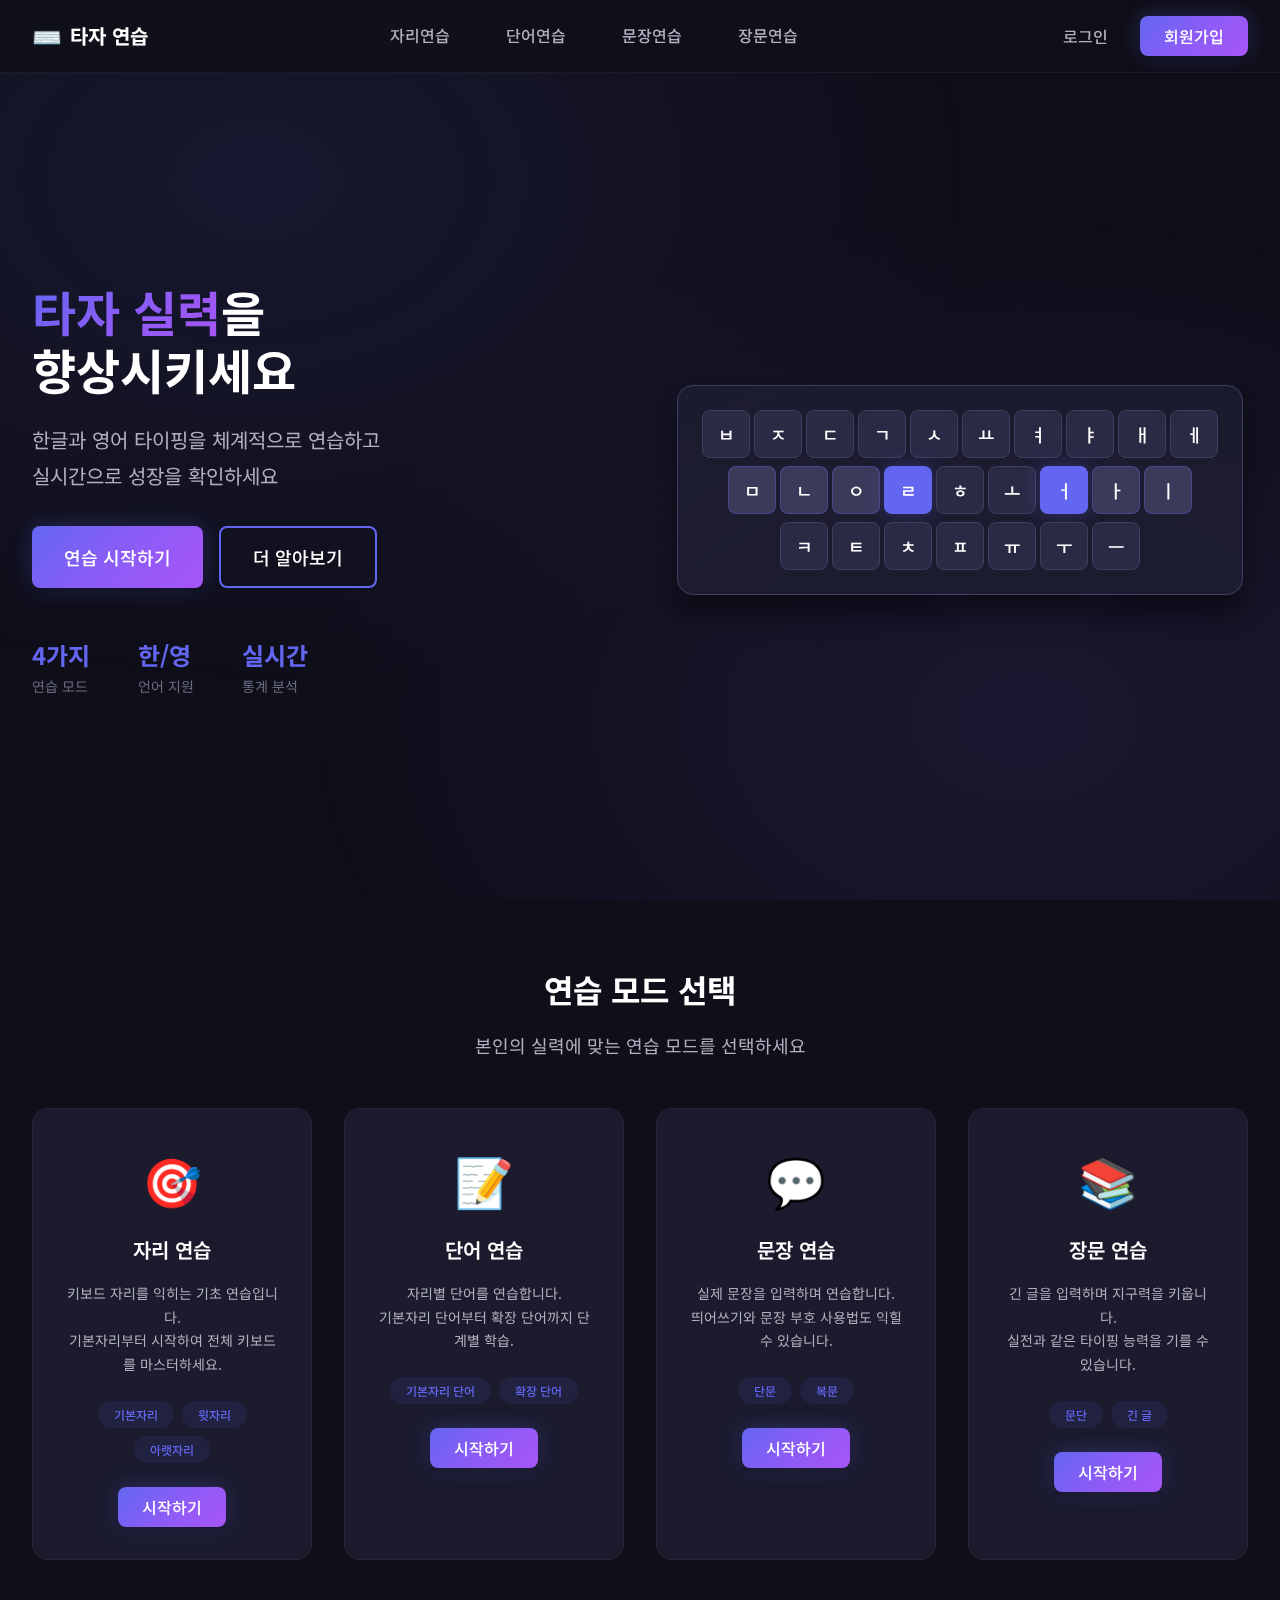
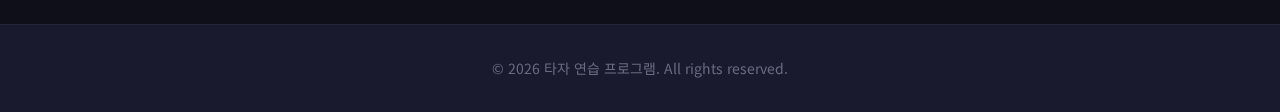
<file: index.html>
<!DOCTYPE html>
<html lang="ko">

<head>
    <meta charset="UTF-8">
    <meta name="viewport" content="width=device-width, initial-scale=1.0">
    <meta name="description" content="타자 연습 프로그램 - 한글/영어 타이핑 실력을 향상시키세요">
    <title>타자 연습 프로그램 | TypingTutor</title>
    <link rel="preconnect" href="https://fonts.googleapis.com">
    <link rel="preconnect" href="https://fonts.gstatic.com" crossorigin>
    <link href="https://fonts.googleapis.com/css2?family=Noto+Sans+KR:wght@300;400;500;600;700&display=swap"
        rel="stylesheet">
    <link rel="stylesheet" href="css/style.css">
</head>

<body>
    <!-- 네비게이션 -->
    <nav class="navbar">
        <div class="nav-container">
            <a href="index.html" class="nav-logo">
                <span class="logo-icon">⌨️</span>
                <span class="logo-text">타자 연습</span>
            </a>
            <ul class="nav-menu">
                <li class="nav-item">
                    <a href="#practice" class="nav-link" data-mode="position">자리연습</a>
                </li>
                <li class="nav-item">
                    <a href="#practice" class="nav-link" data-mode="word">단어연습</a>
                </li>
                <li class="nav-item">
                    <a href="#practice" class="nav-link" data-mode="sentence">문장연습</a>
                </li>
                <li class="nav-item">
                    <a href="#practice" class="nav-link" data-mode="longtext">장문연습</a>
                </li>
            </ul>
            <div class="nav-auth">
                <button class="btn btn-ghost" id="loginBtn">로그인</button>
                <button class="btn btn-primary" id="signupBtn">회원가입</button>
            </div>
            <button class="nav-toggle" id="navToggle">
                <span></span>
                <span></span>
                <span></span>
            </button>
        </div>
    </nav>

    <!-- 메인 컨텐츠 -->
    <main class="main-content">
        <!-- 히어로 섹션 -->
        <section class="hero" id="home">
            <div class="hero-content">
                <h1 class="hero-title">
                    <span class="gradient-text">타자 실력</span>을<br>
                    향상시키세요
                </h1>
                <p class="hero-subtitle">
                    한글과 영어 타이핑을 체계적으로 연습하고<br>
                    실시간으로 성장을 확인하세요
                </p>
                <div class="hero-buttons">
                    <button class="btn btn-primary btn-lg" id="startPractice">
                        연습 시작하기
                    </button>
                    <button class="btn btn-outline btn-lg" id="learnMore">
                        더 알아보기
                    </button>
                </div>
                <div class="hero-stats">
                    <div class="stat-item">
                        <span class="stat-number">4가지</span>
                        <span class="stat-label">연습 모드</span>
                    </div>
                    <div class="stat-item">
                        <span class="stat-number">한/영</span>
                        <span class="stat-label">언어 지원</span>
                    </div>
                    <div class="stat-item">
                        <span class="stat-number">실시간</span>
                        <span class="stat-label">통계 분석</span>
                    </div>
                </div>
            </div>
            <div class="hero-visual">
                <div class="keyboard-preview">
                    <div class="keyboard-row">
                        <div class="key">ㅂ</div>
                        <div class="key">ㅈ</div>
                        <div class="key">ㄷ</div>
                        <div class="key">ㄱ</div>
                        <div class="key">ㅅ</div>
                        <div class="key">ㅛ</div>
                        <div class="key">ㅕ</div>
                        <div class="key">ㅑ</div>
                        <div class="key">ㅐ</div>
                        <div class="key">ㅔ</div>
                    </div>
                    <div class="keyboard-row">
                        <div class="key home">ㅁ</div>
                        <div class="key home">ㄴ</div>
                        <div class="key home">ㅇ</div>
                        <div class="key home highlight">ㄹ</div>
                        <div class="key">ㅎ</div>
                        <div class="key">ㅗ</div>
                        <div class="key home highlight">ㅓ</div>
                        <div class="key home">ㅏ</div>
                        <div class="key home">ㅣ</div>
                    </div>
                    <div class="keyboard-row">
                        <div class="key">ㅋ</div>
                        <div class="key">ㅌ</div>
                        <div class="key">ㅊ</div>
                        <div class="key">ㅍ</div>
                        <div class="key">ㅠ</div>
                        <div class="key">ㅜ</div>
                        <div class="key">ㅡ</div>
                    </div>
                </div>
            </div>
        </section>

        <!-- 연습 모드 선택 섹션 -->
        <section class="practice-modes" id="modes">
            <h2 class="section-title">연습 모드 선택</h2>
            <p class="section-subtitle">본인의 실력에 맞는 연습 모드를 선택하세요</p>

            <div class="modes-grid">
                <!-- 자리 연습 -->
                <div class="mode-card" data-mode="position">
                    <div class="mode-icon">🎯</div>
                    <h3 class="mode-title">자리 연습</h3>
                    <p class="mode-description">
                        키보드 자리를 익히는 기초 연습입니다.<br>
                        기본자리부터 시작하여 전체 키보드를 마스터하세요.
                    </p>
                    <div class="mode-levels">
                        <span class="level-tag">기본자리</span>
                        <span class="level-tag">윗자리</span>
                        <span class="level-tag">아랫자리</span>
                    </div>
                    <button class="btn btn-primary">시작하기</button>
                </div>

                <!-- 단어 연습 -->
                <div class="mode-card" data-mode="word">
                    <div class="mode-icon">📝</div>
                    <h3 class="mode-title">단어 연습</h3>
                    <p class="mode-description">
                        자리별 단어를 연습합니다.<br>
                        기본자리 단어부터 확장 단어까지 단계별 학습.
                    </p>
                    <div class="mode-levels">
                        <span class="level-tag">기본자리 단어</span>
                        <span class="level-tag">확장 단어</span>
                    </div>
                    <button class="btn btn-primary">시작하기</button>
                </div>

                <!-- 문장 연습 -->
                <div class="mode-card" data-mode="sentence">
                    <div class="mode-icon">💬</div>
                    <h3 class="mode-title">문장 연습</h3>
                    <p class="mode-description">
                        실제 문장을 입력하며 연습합니다.<br>
                        띄어쓰기와 문장 부호 사용법도 익힐 수 있습니다.
                    </p>
                    <div class="mode-levels">
                        <span class="level-tag">단문</span>
                        <span class="level-tag">복문</span>
                    </div>
                    <button class="btn btn-primary">시작하기</button>
                </div>

                <!-- 장문 연습 -->
                <div class="mode-card" data-mode="longtext">
                    <div class="mode-icon">📚</div>
                    <h3 class="mode-title">장문 연습</h3>
                    <p class="mode-description">
                        긴 글을 입력하며 지구력을 키웁니다.<br>
                        실전과 같은 타이핑 능력을 기를 수 있습니다.
                    </p>
                    <div class="mode-levels">
                        <span class="level-tag">문단</span>
                        <span class="level-tag">긴 글</span>
                    </div>
                    <button class="btn btn-primary">시작하기</button>
                </div>
            </div>
        </section>

        <!-- 연습 영역 (동적으로 표시) -->
        <section class="practice-area hidden" id="practice">
            <div class="practice-header">
                <div class="practice-info">
                    <h2 class="practice-title">자리 연습</h2>
                    <div class="practice-settings">
                        <select id="languageSelect" class="select">
                            <option value="korean">한글</option>
                            <option value="english">영어</option>
                        </select>
                        <select id="levelSelect" class="select">
                            <option value="home">기본자리</option>
                            <option value="top">윗자리</option>
                            <option value="bottom">아랫자리</option>
                            <option value="all">전체</option>
                        </select>
                    </div>
                </div>
                <button class="btn btn-ghost" id="closePractice">✕ 닫기</button>
            </div>

            <!-- 실시간 통계 -->
            <div class="stats-bar">
                <div class="stat-box">
                    <span class="stat-icon">⏱️</span>
                    <span class="stat-value" id="timeElapsed">00:00</span>
                    <span class="stat-name">경과 시간</span>
                </div>
                <div class="stat-box">
                    <span class="stat-icon">⚡</span>
                    <span class="stat-value" id="typingSpeed">0</span>
                    <span class="stat-name">타수 (타/분)</span>
                </div>
                <div class="stat-box">
                    <span class="stat-icon">🎯</span>
                    <span class="stat-value" id="accuracy">100%</span>
                    <span class="stat-name">정확도</span>
                </div>
                <div class="stat-box">
                    <span class="stat-icon">✅</span>
                    <span class="stat-value" id="progress">0/0</span>
                    <span class="stat-name">진행률</span>
                </div>
            </div>

            <!-- 타이핑 영역 -->
            <div class="typing-area">
                <div class="target-text" id="targetText">
                    <span class="char current">ㅁ</span>
                    <span class="char">ㄴ</span>
                    <span class="char">ㅇ</span>
                    <span class="char">ㄹ</span>
                </div>
                <input type="text" class="typing-input" id="typingInput" placeholder="여기에 입력하세요..." autofocus>
            </div>

            <!-- 가상 키보드 -->
            <div class="virtual-keyboard" id="virtualKeyboard">
                <!-- 숫자 행 -->
                <div class="keyboard-row">
                    <div class="key" data-key="`">`</div>
                    <div class="key" data-key="1">1</div>
                    <div class="key" data-key="2">2</div>
                    <div class="key" data-key="3">3</div>
                    <div class="key" data-key="4">4</div>
                    <div class="key" data-key="5">5</div>
                    <div class="key" data-key="6">6</div>
                    <div class="key" data-key="7">7</div>
                    <div class="key" data-key="8">8</div>
                    <div class="key" data-key="9">9</div>
                    <div class="key" data-key="0">0</div>
                    <div class="key" data-key="-">-</div>
                    <div class="key" data-key="=">=</div>
                    <div class="key wide-2" data-key="Backspace">⌫</div>
                </div>
                <!-- 상단 행 (한글) -->
                <div class="keyboard-row">
                    <div class="key wide-1-5" data-key="Tab">Tab</div>
                    <div class="key" data-key="q" data-korean="ㅂ">ㅂ</div>
                    <div class="key" data-key="w" data-korean="ㅈ">ㅈ</div>
                    <div class="key" data-key="e" data-korean="ㄷ">ㄷ</div>
                    <div class="key" data-key="r" data-korean="ㄱ">ㄱ</div>
                    <div class="key" data-key="t" data-korean="ㅅ">ㅅ</div>
                    <div class="key" data-key="y" data-korean="ㅛ">ㅛ</div>
                    <div class="key" data-key="u" data-korean="ㅕ">ㅕ</div>
                    <div class="key" data-key="i" data-korean="ㅑ">ㅑ</div>
                    <div class="key" data-key="o" data-korean="ㅐ">ㅐ</div>
                    <div class="key" data-key="p" data-korean="ㅔ">ㅔ</div>
                    <div class="key" data-key="[" data-korean="[">[</div>
                    <div class="key" data-key="]" data-korean="]">]</div>
                    <div class="key wide-1-5" data-key="\" data-korean="\">\</div>
                </div>
                <!-- 기본자리 행 (홈 로우) -->
                <div class="keyboard-row">
                    <div class="key wide-1-75" data-key="CapsLock">Caps</div>
                    <div class="key home left-pinky" data-key="a" data-korean="ㅁ">ㅁ</div>
                    <div class="key home left-ring" data-key="s" data-korean="ㄴ">ㄴ</div>
                    <div class="key home left-middle" data-key="d" data-korean="ㅇ">ㅇ</div>
                    <div class="key home left-index" data-key="f" data-korean="ㄹ">ㄹ</div>
                    <div class="key left-index" data-key="g" data-korean="ㅎ">ㅎ</div>
                    <div class="key right-index" data-key="h" data-korean="ㅗ">ㅗ</div>
                    <div class="key home right-index" data-key="j" data-korean="ㅓ">ㅓ</div>
                    <div class="key home right-middle" data-key="k" data-korean="ㅏ">ㅏ</div>
                    <div class="key home right-ring" data-key="l" data-korean="ㅣ">ㅣ</div>
                    <div class="key home right-pinky" data-key=";" data-korean=";">;</div>
                    <div class="key" data-key="'" data-korean="'">'</div>
                    <div class="key wide-2-25" data-key="Enter">Enter</div>
                </div>
                <!-- 하단 행 -->
                <div class="keyboard-row">
                    <div class="key wide-2-25" data-key="ShiftLeft">Shift</div>
                    <div class="key" data-key="z" data-korean="ㅋ">ㅋ</div>
                    <div class="key" data-key="x" data-korean="ㅌ">ㅌ</div>
                    <div class="key" data-key="c" data-korean="ㅊ">ㅊ</div>
                    <div class="key" data-key="v" data-korean="ㅍ">ㅍ</div>
                    <div class="key" data-key="b" data-korean="ㅠ">ㅠ</div>
                    <div class="key" data-key="n" data-korean="ㅜ">ㅜ</div>
                    <div class="key" data-key="m" data-korean="ㅡ">ㅡ</div>
                    <div class="key" data-key="," data-korean=",">,</div>
                    <div class="key" data-key="." data-korean=".">.</div>
                    <div class="key" data-key="/" data-korean="/">?</div>
                    <div class="key wide-2-75" data-key="ShiftRight">Shift</div>
                </div>
                <!-- 스페이스바 행 -->
                <div class="keyboard-row">
                    <div class="key wide-1-25" data-key="ControlLeft">Ctrl</div>
                    <div class="key wide-1-25" data-key="MetaLeft">Win</div>
                    <div class="key wide-1-25" data-key="AltLeft">Alt</div>
                    <div class="key spacebar" data-key=" ">Space</div>
                    <div class="key wide-1-25" data-key="AltRight">Alt</div>
                    <div class="key wide-1-25" data-key="MetaRight">Win</div>
                    <div class="key wide-1-25" data-key="ContextMenu">Menu</div>
                    <div class="key wide-1-25" data-key="ControlRight">Ctrl</div>
                </div>
            </div>

            <!-- 결과 모달 -->
            <div class="result-modal hidden" id="resultModal">
                <div class="modal-content">
                    <h3 class="modal-title">🎉 연습 완료!</h3>
                    <div class="result-stats">
                        <div class="result-stat">
                            <span class="result-label">총 시간</span>
                            <span class="result-value" id="resultTime">00:00</span>
                        </div>
                        <div class="result-stat">
                            <span class="result-label">타수</span>
                            <span class="result-value" id="resultSpeed">0 타/분</span>
                        </div>
                        <div class="result-stat">
                            <span class="result-label">정확도</span>
                            <span class="result-value" id="resultAccuracy">0%</span>
                        </div>
                    </div>
                    <div class="modal-buttons">
                        <button class="btn btn-primary" id="retryBtn">다시 하기</button>
                        <button class="btn btn-outline" id="backToMenuBtn">메뉴로</button>
                    </div>
                </div>
            </div>
        </section>
    </main>

    <!-- 로그인 모달 -->
    <div class="modal hidden" id="loginModal">
        <div class="modal-overlay"></div>
        <div class="modal-container">
            <button class="modal-close" id="closeLoginModal">✕</button>
            <h2 class="modal-title">로그인</h2>
            <form class="auth-form" id="loginForm">
                <div class="form-group">
                    <label for="loginEmail">이메일</label>
                    <input type="email" id="loginEmail" class="form-input" placeholder="이메일을 입력하세요" required>
                </div>
                <div class="form-group">
                    <label for="loginPassword">비밀번호</label>
                    <input type="password" id="loginPassword" class="form-input" placeholder="비밀번호를 입력하세요" required>
                </div>
                <button type="submit" class="btn btn-primary btn-full">로그인</button>
            </form>
            <p class="auth-switch">
                계정이 없으신가요? <a href="#" id="switchToSignup">회원가입</a>
            </p>
        </div>
    </div>

    <!-- 회원가입 모달 -->
    <div class="modal hidden" id="signupModal">
        <div class="modal-overlay"></div>
        <div class="modal-container">
            <button class="modal-close" id="closeSignupModal">✕</button>
            <h2 class="modal-title">회원가입</h2>
            <form class="auth-form" id="signupForm">
                <div class="form-group">
                    <label for="signupName">이름</label>
                    <input type="text" id="signupName" class="form-input" placeholder="이름을 입력하세요" required>
                </div>
                <div class="form-group">
                    <label for="signupEmail">이메일</label>
                    <input type="email" id="signupEmail" class="form-input" placeholder="이메일을 입력하세요" required>
                </div>
                <div class="form-group">
                    <label for="signupPassword">비밀번호</label>
                    <input type="password" id="signupPassword" class="form-input" placeholder="비밀번호를 입력하세요" required>
                </div>
                <div class="form-group">
                    <label for="signupPasswordConfirm">비밀번호 확인</label>
                    <input type="password" id="signupPasswordConfirm" class="form-input" placeholder="비밀번호를 다시 입력하세요"
                        required>
                </div>
                <button type="submit" class="btn btn-primary btn-full">회원가입</button>
            </form>
            <p class="auth-switch">
                이미 계정이 있으신가요? <a href="#" id="switchToLogin">로그인</a>
            </p>
        </div>
    </div>

    <!-- 푸터 -->
    <footer class="footer">
        <div class="footer-content">
            <p>&copy; 2026 타자 연습 프로그램. All rights reserved.</p>
        </div>
    </footer>

    <script src="js/storage.js"></script>
    <script src="js/keyboard.js"></script>

    <!-- 데이터 로드 (CORS 회피용 JS 파일) -->
    <script src="data/korean-words.js"></script>
    <script src="data/english-words.js"></script>
    <script src="data/sentences.js"></script>
    <script src="data/long-texts.js"></script>

    <script src="js/practice.js"></script>
    <script src="js/app.js"></script>
</body>

</html>
</file>
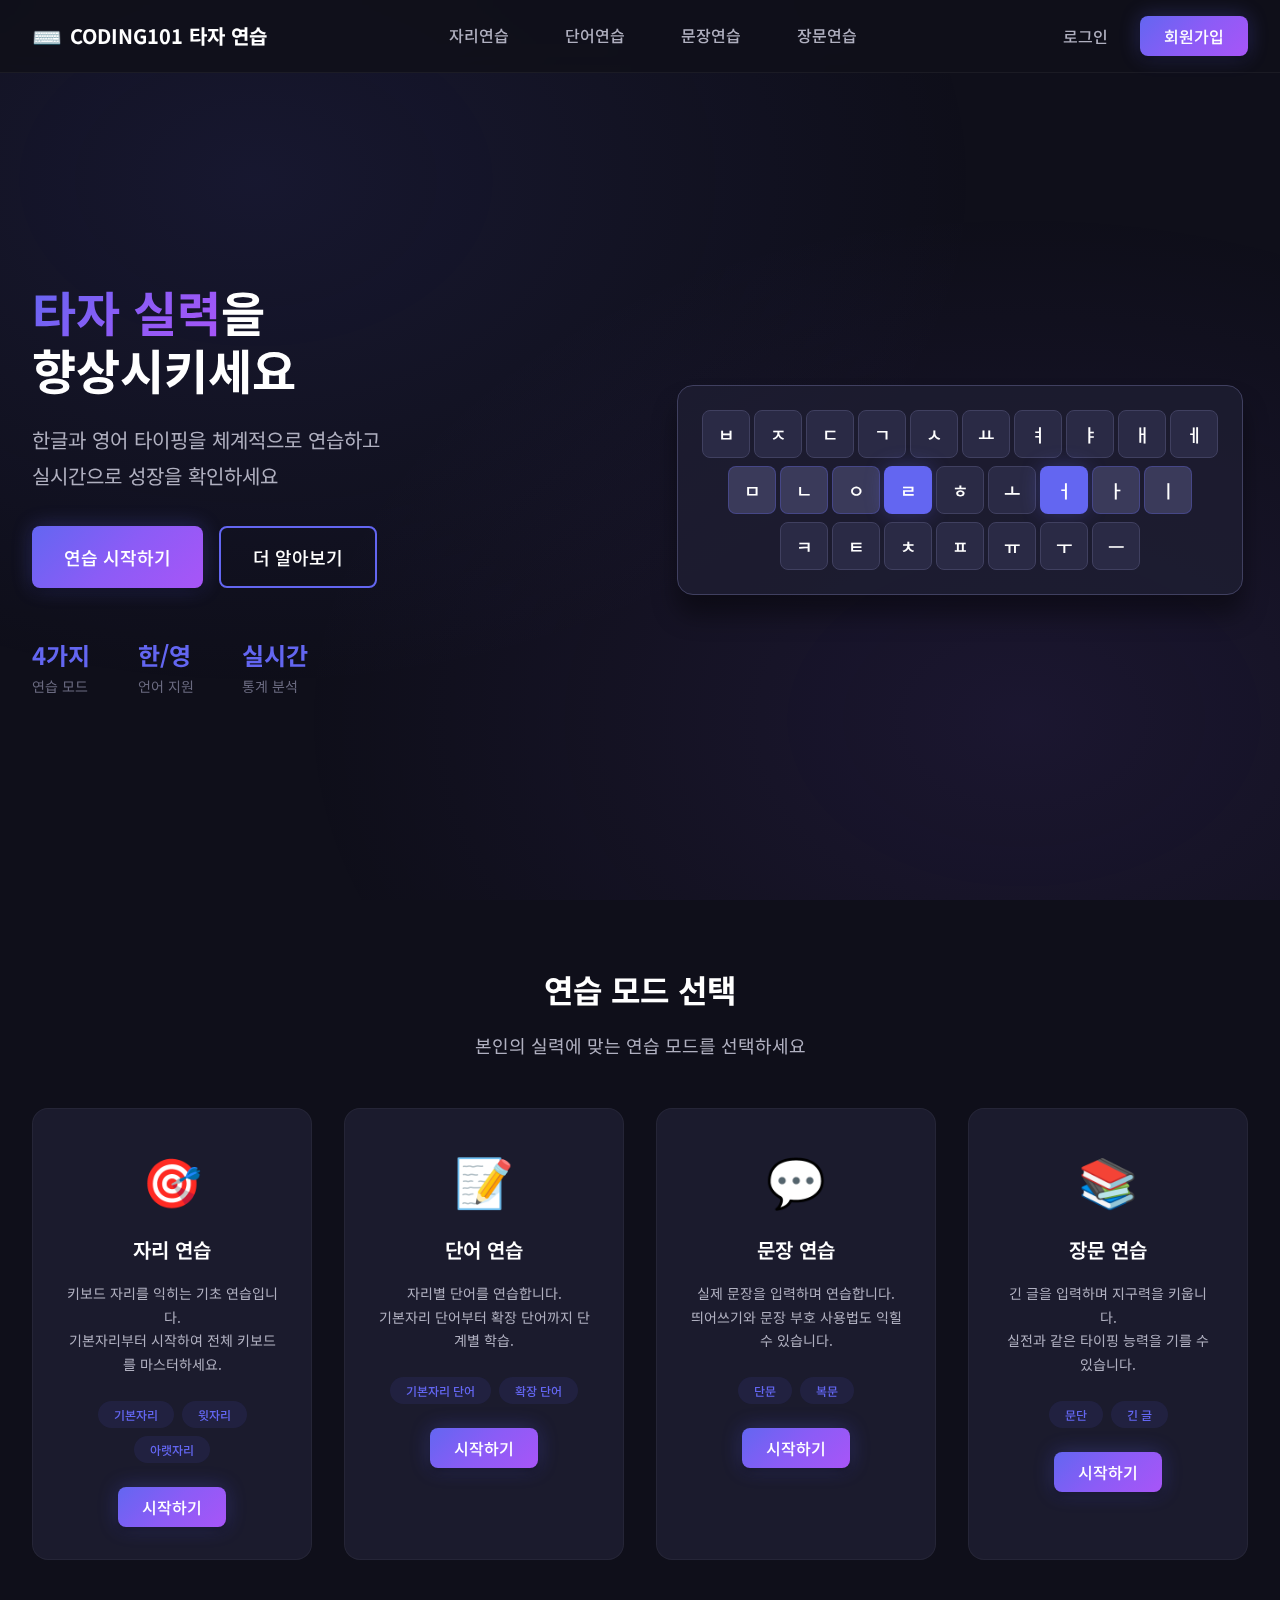
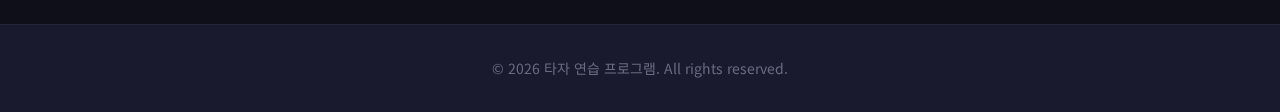
<file: src/index.html>
<!DOCTYPE html>
<html lang="ko">

<head>
    <meta charset="UTF-8">
    <meta name="viewport" content="width=device-width, initial-scale=1.0">
    <meta name="description" content="타자 연습 프로그램 - 한글/영어 타이핑 실력을 향상시키세요">
    <title>타자 연습 프로그램 | TypingTutor</title>
    <link rel="preconnect" href="https://fonts.googleapis.com">
    <link rel="preconnect" href="https://fonts.gstatic.com" crossorigin>
    <link href="https://fonts.googleapis.com/css2?family=Noto+Sans+KR:wght@300;400;500;600;700&display=swap"
        rel="stylesheet">
    <link rel="icon" type="image/png" href="assets/typing_64.png">
    <link rel="stylesheet" href="css/style.css">
</head>

<body>
    <!-- 네비게이션 -->
    <nav class="navbar">
        <div class="nav-container">
            <a href="index.html" class="nav-logo">
                <span class="logo-icon">⌨️</span>
                <span class="logo-text">CODING101 타자 연습</span>
            </a>
            <ul class="nav-menu">
                <li class="nav-item">
                    <a href="#practice" class="nav-link" data-mode="position">자리연습</a>
                </li>
                <li class="nav-item">
                    <a href="#practice" class="nav-link" data-mode="word">단어연습</a>
                </li>
                <li class="nav-item">
                    <a href="#practice" class="nav-link" data-mode="sentence">문장연습</a>
                </li>
                <li class="nav-item">
                    <a href="#practice" class="nav-link" data-mode="longtext">장문연습</a>
                </li>
            </ul>
            <div class="nav-auth">
                <button class="btn btn-ghost" id="loginBtn">로그인</button>
                <button class="btn btn-primary" id="signupBtn">회원가입</button>
            </div>
            <button class="nav-toggle" id="navToggle">
                <span></span>
                <span></span>
                <span></span>
            </button>
        </div>
    </nav>

    <!-- 메인 컨텐츠 -->
    <main class="main-content">
        <!-- 히어로 섹션 -->
        <section class="hero" id="home">
            <div class="hero-content">
                <h1 class="hero-title">
                    <span class="gradient-text">타자 실력</span>을<br>
                    향상시키세요
                </h1>
                <p class="hero-subtitle">
                    한글과 영어 타이핑을 체계적으로 연습하고<br>
                    실시간으로 성장을 확인하세요
                </p>
                <div class="hero-buttons">
                    <button class="btn btn-primary btn-lg" id="startPractice">
                        연습 시작하기
                    </button>
                    <button class="btn btn-outline btn-lg" id="learnMore">
                        더 알아보기
                    </button>
                </div>
                <div class="hero-stats">
                    <div class="stat-item">
                        <span class="stat-number">4가지</span>
                        <span class="stat-label">연습 모드</span>
                    </div>
                    <div class="stat-item">
                        <span class="stat-number">한/영</span>
                        <span class="stat-label">언어 지원</span>
                    </div>
                    <div class="stat-item">
                        <span class="stat-number">실시간</span>
                        <span class="stat-label">통계 분석</span>
                    </div>
                </div>
            </div>
            <div class="hero-visual">
                <div class="keyboard-preview">
                    <div class="keyboard-row">
                        <div class="key">ㅂ</div>
                        <div class="key">ㅈ</div>
                        <div class="key">ㄷ</div>
                        <div class="key">ㄱ</div>
                        <div class="key">ㅅ</div>
                        <div class="key">ㅛ</div>
                        <div class="key">ㅕ</div>
                        <div class="key">ㅑ</div>
                        <div class="key">ㅐ</div>
                        <div class="key">ㅔ</div>
                    </div>
                    <div class="keyboard-row">
                        <div class="key home">ㅁ</div>
                        <div class="key home">ㄴ</div>
                        <div class="key home">ㅇ</div>
                        <div class="key home highlight">ㄹ</div>
                        <div class="key">ㅎ</div>
                        <div class="key">ㅗ</div>
                        <div class="key home highlight">ㅓ</div>
                        <div class="key home">ㅏ</div>
                        <div class="key home">ㅣ</div>
                    </div>
                    <div class="keyboard-row">
                        <div class="key">ㅋ</div>
                        <div class="key">ㅌ</div>
                        <div class="key">ㅊ</div>
                        <div class="key">ㅍ</div>
                        <div class="key">ㅠ</div>
                        <div class="key">ㅜ</div>
                        <div class="key">ㅡ</div>
                    </div>
                </div>
            </div>
        </section>

        <!-- 연습 모드 선택 섹션 -->
        <section class="practice-modes" id="modes">
            <h2 class="section-title">연습 모드 선택</h2>
            <p class="section-subtitle">본인의 실력에 맞는 연습 모드를 선택하세요</p>

            <div class="modes-grid">
                <!-- 자리 연습 -->
                <div class="mode-card" data-mode="position">
                    <div class="mode-icon">🎯</div>
                    <h3 class="mode-title">자리 연습</h3>
                    <p class="mode-description">
                        키보드 자리를 익히는 기초 연습입니다.<br>
                        기본자리부터 시작하여 전체 키보드를 마스터하세요.
                    </p>
                    <div class="mode-levels">
                        <span class="level-tag">기본자리</span>
                        <span class="level-tag">윗자리</span>
                        <span class="level-tag">아랫자리</span>
                    </div>
                    <button class="btn btn-primary">시작하기</button>
                </div>

                <!-- 단어 연습 -->
                <div class="mode-card" data-mode="word">
                    <div class="mode-icon">📝</div>
                    <h3 class="mode-title">단어 연습</h3>
                    <p class="mode-description">
                        자리별 단어를 연습합니다.<br>
                        기본자리 단어부터 확장 단어까지 단계별 학습.
                    </p>
                    <div class="mode-levels">
                        <span class="level-tag">기본자리 단어</span>
                        <span class="level-tag">확장 단어</span>
                    </div>
                    <button class="btn btn-primary">시작하기</button>
                </div>

                <!-- 문장 연습 -->
                <div class="mode-card" data-mode="sentence">
                    <div class="mode-icon">💬</div>
                    <h3 class="mode-title">문장 연습</h3>
                    <p class="mode-description">
                        실제 문장을 입력하며 연습합니다.<br>
                        띄어쓰기와 문장 부호 사용법도 익힐 수 있습니다.
                    </p>
                    <div class="mode-levels">
                        <span class="level-tag">단문</span>
                        <span class="level-tag">복문</span>
                    </div>
                    <button class="btn btn-primary">시작하기</button>
                </div>

                <!-- 장문 연습 -->
                <div class="mode-card" data-mode="longtext">
                    <div class="mode-icon">📚</div>
                    <h3 class="mode-title">장문 연습</h3>
                    <p class="mode-description">
                        긴 글을 입력하며 지구력을 키웁니다.<br>
                        실전과 같은 타이핑 능력을 기를 수 있습니다.
                    </p>
                    <div class="mode-levels">
                        <span class="level-tag">문단</span>
                        <span class="level-tag">긴 글</span>
                    </div>
                    <button class="btn btn-primary">시작하기</button>
                </div>
            </div>
        </section>

        <!-- 연습 영역 (동적으로 표시) -->
        <section class="practice-area hidden" id="practice">
            <div class="practice-header">
                <div class="practice-info">
                    <h2 class="practice-title">자리 연습</h2>
                    <div class="practice-settings">
                        <select id="languageSelect" class="select">
                            <option value="korean">한글</option>
                            <option value="english">영어</option>
                        </select>
                        <select id="levelSelect" class="select">
                            <option value="home">기본자리</option>
                            <option value="top">윗자리</option>
                            <option value="bottom">아랫자리</option>
                            <option value="all">전체</option>
                            <option value="coding">코딩 문법 (JS)</option>
                        </select>
                    </div>
                </div>
                <button class="btn btn-ghost" id="closePractice">✕ 닫기</button>
            </div>

            <!-- 실시간 통계 -->
            <div class="stats-bar">
                <div class="stat-box">
                    <span class="stat-icon">⏱️</span>
                    <span class="stat-value" id="timeElapsed">00:00</span>
                    <span class="stat-name">경과 시간</span>
                </div>
                <div class="stat-box">
                    <span class="stat-icon">⚡</span>
                    <span class="stat-value" id="typingSpeed">0</span>
                    <span class="stat-name">타수 (타/분)</span>
                </div>
                <div class="stat-box">
                    <span class="stat-icon">🎯</span>
                    <span class="stat-value" id="accuracy">100%</span>
                    <span class="stat-name">정확도</span>
                </div>
                <div class="stat-box">
                    <span class="stat-icon">✅</span>
                    <span class="stat-value" id="progress">0/0</span>
                    <span class="stat-name">진행률</span>
                </div>
            </div>

            <!-- 타이핑 영역 -->
            <div class="typing-area">
                <div class="target-text" id="targetText">
                    <span class="char current">ㅁ</span>
                    <span class="char">ㄴ</span>
                    <span class="char">ㅇ</span>
                    <span class="char">ㄹ</span>
                </div>
                <input type="text" class="typing-input" id="typingInput" placeholder="여기에 입력하세요..." autofocus>
                <!-- 언어 감지 경고 -->
                <div id="languageWarning" class="language-warning hidden">한/영 키를 눌러주세요!</div>
            </div>

            <!-- 가상 키보드 -->
            <div class="virtual-keyboard" id="virtualKeyboard">
                <!-- 숫자 행 -->
                <div class="keyboard-row">
                    <div class="key" data-key="`">`</div>
                    <div class="key" data-key="1">1</div>
                    <div class="key" data-key="2">2</div>
                    <div class="key" data-key="3">3</div>
                    <div class="key" data-key="4">4</div>
                    <div class="key" data-key="5">5</div>
                    <div class="key" data-key="6">6</div>
                    <div class="key" data-key="7">7</div>
                    <div class="key" data-key="8">8</div>
                    <div class="key" data-key="9">9</div>
                    <div class="key" data-key="0">0</div>
                    <div class="key" data-key="-">-</div>
                    <div class="key" data-key="=">=</div>
                    <div class="key wide-2" data-key="Backspace">⌫</div>
                </div>
                <!-- 상단 행 (한글) -->
                <div class="keyboard-row">
                    <div class="key wide-1-5" data-key="Tab">Tab</div>
                    <div class="key" data-key="q" data-korean="ㅂ">ㅂ</div>
                    <div class="key" data-key="w" data-korean="ㅈ">ㅈ</div>
                    <div class="key" data-key="e" data-korean="ㄷ">ㄷ</div>
                    <div class="key" data-key="r" data-korean="ㄱ">ㄱ</div>
                    <div class="key" data-key="t" data-korean="ㅅ">ㅅ</div>
                    <div class="key" data-key="y" data-korean="ㅛ">ㅛ</div>
                    <div class="key" data-key="u" data-korean="ㅕ">ㅕ</div>
                    <div class="key" data-key="i" data-korean="ㅑ">ㅑ</div>
                    <div class="key" data-key="o" data-korean="ㅐ">ㅐ</div>
                    <div class="key" data-key="p" data-korean="ㅔ">ㅔ</div>
                    <div class="key" data-key="[" data-korean="[">[</div>
                    <div class="key" data-key="]" data-korean="]">]</div>
                    <div class="key wide-1-5" data-key="\" data-korean="\">\</div>
                </div>
                <!-- 기본자리 행 (홈 로우) -->
                <div class="keyboard-row">
                    <div class="key wide-1-75" data-key="CapsLock">Caps</div>
                    <div class="key home left-pinky" data-key="a" data-korean="ㅁ">ㅁ</div>
                    <div class="key home left-ring" data-key="s" data-korean="ㄴ">ㄴ</div>
                    <div class="key home left-middle" data-key="d" data-korean="ㅇ">ㅇ</div>
                    <div class="key home left-index" data-key="f" data-korean="ㄹ">ㄹ</div>
                    <div class="key left-index" data-key="g" data-korean="ㅎ">ㅎ</div>
                    <div class="key right-index" data-key="h" data-korean="ㅗ">ㅗ</div>
                    <div class="key home right-index" data-key="j" data-korean="ㅓ">ㅓ</div>
                    <div class="key home right-middle" data-key="k" data-korean="ㅏ">ㅏ</div>
                    <div class="key home right-ring" data-key="l" data-korean="ㅣ">ㅣ</div>
                    <div class="key home right-pinky" data-key=";" data-korean=";">;</div>
                    <div class="key" data-key="'" data-korean="'">'</div>
                    <div class="key wide-2-25" data-key="Enter">Enter</div>
                </div>
                <!-- 하단 행 -->
                <div class="keyboard-row">
                    <div class="key wide-2-25" data-key="ShiftLeft">Shift</div>
                    <div class="key" data-key="z" data-korean="ㅋ">ㅋ</div>
                    <div class="key" data-key="x" data-korean="ㅌ">ㅌ</div>
                    <div class="key" data-key="c" data-korean="ㅊ">ㅊ</div>
                    <div class="key" data-key="v" data-korean="ㅍ">ㅍ</div>
                    <div class="key" data-key="b" data-korean="ㅠ">ㅠ</div>
                    <div class="key" data-key="n" data-korean="ㅜ">ㅜ</div>
                    <div class="key" data-key="m" data-korean="ㅡ">ㅡ</div>
                    <div class="key" data-key="," data-korean=",">,</div>
                    <div class="key" data-key="." data-korean=".">.</div>
                    <div class="key" data-key="/" data-korean="/">?</div>
                    <div class="key wide-2-75" data-key="ShiftRight">Shift</div>
                </div>
                <!-- 스페이스바 행 -->
                <div class="keyboard-row">
                    <div class="key wide-1-25" data-key="ControlLeft">Ctrl</div>
                    <div class="key wide-1-25" data-key="MetaLeft">Win</div>
                    <div class="key wide-1-25" data-key="AltLeft">Alt</div>
                    <div class="key spacebar" data-key=" ">Space</div>
                    <div class="key wide-1-25" data-key="AltRight">Alt</div>
                    <div class="key wide-1-25" data-key="MetaRight">Win</div>
                    <div class="key wide-1-25" data-key="ContextMenu">Menu</div>
                    <div class="key wide-1-25" data-key="ControlRight">Ctrl</div>
                </div>
            </div>

            <!-- 결과 모달 -->
            <div class="result-modal hidden" id="resultModal">
                <div class="modal-content">
                    <h3 class="modal-title">🎉 연습 완료!</h3>
                    <div class="result-stats">
                        <div class="result-stat">
                            <span class="result-label">총 시간</span>
                            <span class="result-value" id="resultTime">00:00</span>
                        </div>
                        <div class="result-stat">
                            <span class="result-label">타수</span>
                            <span class="result-value" id="resultSpeed">0 타/분</span>
                        </div>
                        <div class="result-stat">
                            <span class="result-label">정확도</span>
                            <span class="result-value" id="resultAccuracy">0%</span>
                        </div>
                    </div>
                    <div class="modal-buttons">
                        <button class="btn btn-primary" id="retryBtn">다시 하기</button>
                        <button class="btn btn-outline" id="backToMenuBtn">메뉴로</button>
                    </div>
                </div>
            </div>
        </section>
    </main>

    <!-- 로그인 모달 -->
    <div class="modal hidden" id="loginModal">
        <div class="modal-overlay"></div>
        <div class="modal-container">
            <button class="modal-close" id="closeLoginModal">✕</button>
            <h2 class="modal-title">로그인</h2>
            <form class="auth-form" id="loginForm">
                <div class="form-group">
                    <label for="loginEmail">이메일</label>
                    <input type="email" id="loginEmail" class="form-input" placeholder="이메일을 입력하세요" required>
                </div>
                <div class="form-group">
                    <label for="loginPassword">비밀번호</label>
                    <input type="password" id="loginPassword" class="form-input" placeholder="비밀번호를 입력하세요" required>
                </div>
                <button type="submit" class="btn btn-primary btn-full">로그인</button>
            </form>
            <p class="auth-switch">
                계정이 없으신가요? <a href="#" id="switchToSignup">회원가입</a>
            </p>
        </div>
    </div>

    <!-- 회원가입 모달 -->
    <div class="modal hidden" id="signupModal">
        <div class="modal-overlay"></div>
        <div class="modal-container">
            <button class="modal-close" id="closeSignupModal">✕</button>
            <h2 class="modal-title">회원가입</h2>
            <form class="auth-form" id="signupForm">
                <div class="form-group">
                    <label for="signupName">이름</label>
                    <input type="text" id="signupName" class="form-input" placeholder="이름을 입력하세요" required>
                </div>
                <div class="form-group">
                    <label for="signupEmail">이메일</label>
                    <input type="email" id="signupEmail" class="form-input" placeholder="이메일을 입력하세요" required>
                </div>
                <div class="form-group">
                    <label for="signupPassword">비밀번호</label>
                    <input type="password" id="signupPassword" class="form-input" placeholder="비밀번호를 입력하세요" required>
                </div>
                <div class="form-group">
                    <label for="signupPasswordConfirm">비밀번호 확인</label>
                    <input type="password" id="signupPasswordConfirm" class="form-input" placeholder="비밀번호를 다시 입력하세요"
                        required>
                </div>
                <button type="submit" class="btn btn-primary btn-full">회원가입</button>
            </form>
            <p class="auth-switch">
                이미 계정이 있으신가요? <a href="#" id="switchToLogin">로그인</a>
            </p>
        </div>
    </div>

    <!-- 푸터 -->
    <footer class="footer">
        <div class="footer-content">
            <p>&copy; 2026 타자 연습 프로그램. All rights reserved.</p>
        </div>
    </footer>

    <!-- Google Sheets API 연동 -->
    <script src="js/api-config.js"></script>
    <script src="js/api-client.js"></script>

    <script src="js/storage.js"></script>
    <script src="js/keyboard.js"></script>

    <!-- 데이터 로드 (CORS 회피용 JS 파일) -->
    <script src="data/korean-words.js"></script>
    <script src="data/english-words.js"></script>
    <script src="data/sentences.js"></script>
    <script src="data/long-texts.js"></script>

    <script src="js/practice.js"></script>
    <script src="js/app.js"></script>
</body>

</html>
</file>
<file: css/style.css>
/* ========================================
   타자 연습 프로그램 - 전역 스타일
   ======================================== */

/* CSS 변수 정의 */
:root {
    /* 색상 팔레트 */
    --color-bg-primary: #0f0f1a;
    --color-bg-secondary: #1a1a2e;
    --color-bg-tertiary: #252542;
    --color-bg-card: rgba(30, 30, 50, 0.8);

    --color-text-primary: #ffffff;
    --color-text-secondary: #b0b0c0;
    --color-text-muted: #6a6a80;

    --color-accent-primary: #6366f1;
    --color-accent-secondary: #8b5cf6;
    --color-accent-gradient: linear-gradient(135deg, #6366f1 0%, #8b5cf6 50%, #a855f7 100%);

    --color-success: #10b981;
    --color-warning: #f59e0b;
    --color-error: #ef4444;

    /* 키보드 색상 */
    --key-bg: #2a2a45;
    --key-bg-hover: #3a3a5a;
    --key-bg-active: #6366f1;
    --key-bg-home: #3a3a5a;
    --key-border: #404060;
    --key-text: #ffffff;

    /* 손가락 색상 */
    --finger-left-pinky: #f87171;
    --finger-left-ring: #fb923c;
    --finger-left-middle: #facc15;
    --finger-left-index: #4ade80;
    --finger-right-index: #22d3ee;
    --finger-right-middle: #818cf8;
    --finger-right-ring: #c084fc;
    --finger-right-pinky: #f472b6;

    /* 타이포그래피 */
    --font-family: 'Noto Sans KR', -apple-system, BlinkMacSystemFont, sans-serif;
    --font-size-xs: 0.75rem;
    --font-size-sm: 0.875rem;
    --font-size-base: 1rem;
    --font-size-lg: 1.125rem;
    --font-size-xl: 1.25rem;
    --font-size-2xl: 1.5rem;
    --font-size-3xl: 2rem;
    --font-size-4xl: 2.5rem;
    --font-size-5xl: 3rem;

    /* 간격 */
    --spacing-xs: 0.25rem;
    --spacing-sm: 0.5rem;
    --spacing-md: 1rem;
    --spacing-lg: 1.5rem;
    --spacing-xl: 2rem;
    --spacing-2xl: 3rem;
    --spacing-3xl: 4rem;

    /* 둥근 모서리 */
    --radius-sm: 0.375rem;
    --radius-md: 0.5rem;
    --radius-lg: 0.75rem;
    --radius-xl: 1rem;
    --radius-full: 9999px;

    /* 그림자 */
    --shadow-sm: 0 1px 2px rgba(0, 0, 0, 0.3);
    --shadow-md: 0 4px 6px rgba(0, 0, 0, 0.3);
    --shadow-lg: 0 10px 15px rgba(0, 0, 0, 0.3);
    --shadow-xl: 0 20px 25px rgba(0, 0, 0, 0.4);
    --shadow-glow: 0 0 20px rgba(99, 102, 241, 0.3);

    /* 트랜지션 */
    --transition-fast: 150ms ease;
    --transition-normal: 250ms ease;
    --transition-slow: 350ms ease;
}

/* 기본 리셋 */
*,
*::before,
*::after {
    box-sizing: border-box;
    margin: 0;
    padding: 0;
}

html {
    scroll-behavior: smooth;
}

body {
    font-family: var(--font-family);
    font-size: var(--font-size-base);
    line-height: 1.6;
    color: var(--color-text-primary);
    background: var(--color-bg-primary);
    min-height: 100vh;
    overflow-x: hidden;
}

/* 배경 그라데이션 효과 */
body::before {
    content: '';
    position: fixed;
    top: 0;
    left: 0;
    width: 100%;
    height: 100%;
    background:
        radial-gradient(ellipse at 20% 20%, rgba(99, 102, 241, 0.1) 0%, transparent 50%),
        radial-gradient(ellipse at 80% 80%, rgba(139, 92, 246, 0.1) 0%, transparent 50%);
    pointer-events: none;
    z-index: -1;
}

a {
    color: var(--color-accent-primary);
    text-decoration: none;
    transition: color var(--transition-fast);
}

a:hover {
    color: var(--color-accent-secondary);
}

/* ========================================
   버튼 스타일
   ======================================== */
.btn {
    display: inline-flex;
    align-items: center;
    justify-content: center;
    gap: var(--spacing-sm);
    padding: var(--spacing-sm) var(--spacing-lg);
    font-family: var(--font-family);
    font-size: var(--font-size-base);
    font-weight: 500;
    border: none;
    border-radius: var(--radius-md);
    cursor: pointer;
    transition: all var(--transition-fast);
}

.btn-primary {
    background: var(--color-accent-gradient);
    color: var(--color-text-primary);
    box-shadow: var(--shadow-md), var(--shadow-glow);
}

.btn-primary:hover {
    transform: translateY(-2px);
    box-shadow: var(--shadow-lg), 0 0 30px rgba(99, 102, 241, 0.4);
}

.btn-outline {
    background: transparent;
    color: var(--color-text-primary);
    border: 2px solid var(--color-accent-primary);
}

.btn-outline:hover {
    background: rgba(99, 102, 241, 0.1);
    border-color: var(--color-accent-secondary);
}

.btn-ghost {
    background: transparent;
    color: var(--color-text-secondary);
}

.btn-ghost:hover {
    color: var(--color-text-primary);
    background: rgba(255, 255, 255, 0.05);
}

.btn-lg {
    padding: var(--spacing-md) var(--spacing-xl);
    font-size: var(--font-size-lg);
}

.btn-full {
    width: 100%;
}

/* ========================================
   네비게이션
   ======================================== */
.navbar {
    position: fixed;
    top: 0;
    left: 0;
    width: 100%;
    z-index: 1000;
    background: rgba(15, 15, 26, 0.9);
    backdrop-filter: blur(12px);
    border-bottom: 1px solid rgba(255, 255, 255, 0.05);
}

.nav-container {
    max-width: 1400px;
    margin: 0 auto;
    padding: var(--spacing-md) var(--spacing-xl);
    display: flex;
    align-items: center;
    justify-content: space-between;
}

.nav-logo {
    display: flex;
    align-items: center;
    gap: var(--spacing-sm);
    font-size: var(--font-size-xl);
    font-weight: 700;
    color: var(--color-text-primary);
}

.logo-icon {
    font-size: var(--font-size-2xl);
}

.nav-menu {
    display: flex;
    list-style: none;
    gap: var(--spacing-lg);
}

.nav-link {
    color: var(--color-text-secondary);
    font-weight: 500;
    padding: var(--spacing-sm) var(--spacing-md);
    border-radius: var(--radius-md);
    transition: all var(--transition-fast);
}

.nav-link:hover,
.nav-link.active {
    color: var(--color-text-primary);
    background: rgba(99, 102, 241, 0.1);
}

.nav-auth {
    display: flex;
    gap: var(--spacing-sm);
}

.nav-toggle {
    display: none;
    flex-direction: column;
    gap: 5px;
    background: none;
    border: none;
    cursor: pointer;
    padding: var(--spacing-sm);
}

.nav-toggle span {
    width: 24px;
    height: 2px;
    background: var(--color-text-primary);
    transition: var(--transition-fast);
}

/* ========================================
   히어로 섹션
   ======================================== */
.hero {
    min-height: 100vh;
    display: flex;
    align-items: center;
    padding: calc(80px + var(--spacing-3xl)) var(--spacing-xl) var(--spacing-3xl);
    max-width: 1400px;
    margin: 0 auto;
    gap: var(--spacing-3xl);
}

.hero-content {
    flex: 1;
}

.hero-title {
    font-size: var(--font-size-5xl);
    font-weight: 700;
    line-height: 1.2;
    margin-bottom: var(--spacing-lg);
}

.gradient-text {
    background: var(--color-accent-gradient);
    -webkit-background-clip: text;
    -webkit-text-fill-color: transparent;
    background-clip: text;
}

.hero-subtitle {
    font-size: var(--font-size-xl);
    color: var(--color-text-secondary);
    margin-bottom: var(--spacing-xl);
    line-height: 1.8;
}

.hero-buttons {
    display: flex;
    gap: var(--spacing-md);
    margin-bottom: var(--spacing-2xl);
}

.hero-stats {
    display: flex;
    gap: var(--spacing-2xl);
}

.stat-item {
    display: flex;
    flex-direction: column;
}

.stat-number {
    font-size: var(--font-size-2xl);
    font-weight: 700;
    color: var(--color-accent-primary);
}

.stat-label {
    font-size: var(--font-size-sm);
    color: var(--color-text-muted);
}

/* 키보드 프리뷰 */
.hero-visual {
    flex: 1;
    display: flex;
    justify-content: center;
}

.keyboard-preview {
    background: var(--color-bg-card);
    border: 1px solid var(--key-border);
    border-radius: var(--radius-xl);
    padding: var(--spacing-lg);
    display: flex;
    flex-direction: column;
    gap: var(--spacing-sm);
    box-shadow: var(--shadow-xl);
}

.keyboard-preview .keyboard-row {
    display: flex;
    justify-content: center;
    gap: var(--spacing-xs);
}

.keyboard-preview .key {
    width: 48px;
    height: 48px;
    display: flex;
    align-items: center;
    justify-content: center;
    background: var(--key-bg);
    border: 1px solid var(--key-border);
    border-radius: var(--radius-md);
    font-size: var(--font-size-lg);
    font-weight: 500;
    color: var(--key-text);
    transition: all var(--transition-fast);
}

.keyboard-preview .key.home {
    background: var(--key-bg-home);
    border-color: rgba(99, 102, 241, 0.3);
}

.keyboard-preview .key.highlight {
    background: var(--color-accent-primary);
    box-shadow: var(--shadow-glow);
    animation: pulse 2s ease-in-out infinite;
}

@keyframes pulse {

    0%,
    100% {
        opacity: 1;
    }

    50% {
        opacity: 0.7;
    }
}

/* ========================================
   연습 모드 섹션
   ======================================== */
.practice-modes {
    padding: var(--spacing-3xl) var(--spacing-xl);
    max-width: 1400px;
    margin: 0 auto;
}

.section-title {
    font-size: var(--font-size-3xl);
    font-weight: 700;
    text-align: center;
    margin-bottom: var(--spacing-md);
}

.section-subtitle {
    font-size: var(--font-size-lg);
    color: var(--color-text-secondary);
    text-align: center;
    margin-bottom: var(--spacing-2xl);
}

.modes-grid {
    display: grid;
    grid-template-columns: repeat(auto-fit, minmax(280px, 1fr));
    gap: var(--spacing-xl);
}

.mode-card {
    background: var(--color-bg-card);
    border: 1px solid rgba(255, 255, 255, 0.05);
    border-radius: var(--radius-xl);
    padding: var(--spacing-xl);
    text-align: center;
    transition: all var(--transition-normal);
    cursor: pointer;
}

.mode-card:hover {
    transform: translateY(-8px);
    border-color: rgba(99, 102, 241, 0.3);
    box-shadow: var(--shadow-xl), var(--shadow-glow);
}

.mode-icon {
    font-size: 3rem;
    margin-bottom: var(--spacing-md);
}

.mode-title {
    font-size: var(--font-size-xl);
    font-weight: 600;
    margin-bottom: var(--spacing-md);
}

.mode-description {
    font-size: var(--font-size-sm);
    color: var(--color-text-secondary);
    margin-bottom: var(--spacing-lg);
    line-height: 1.7;
}

.mode-levels {
    display: flex;
    flex-wrap: wrap;
    justify-content: center;
    gap: var(--spacing-sm);
    margin-bottom: var(--spacing-lg);
}

.level-tag {
    background: rgba(99, 102, 241, 0.1);
    color: var(--color-accent-primary);
    padding: var(--spacing-xs) var(--spacing-md);
    border-radius: var(--radius-full);
    font-size: var(--font-size-xs);
    font-weight: 500;
}

/* ========================================
   연습 영역
   ======================================== */
.practice-area {
    padding: calc(80px + var(--spacing-xl)) var(--spacing-xl) var(--spacing-xl);
    max-width: 1200px;
    margin: 0 auto;
    min-height: 100vh;
}

.practice-header {
    display: flex;
    justify-content: space-between;
    align-items: center;
    margin-bottom: var(--spacing-xl);
}

.practice-info {
    display: flex;
    align-items: center;
    gap: var(--spacing-xl);
}

.practice-title {
    font-size: var(--font-size-2xl);
    font-weight: 600;
}

.practice-settings {
    display: flex;
    gap: var(--spacing-md);
}

.select {
    background: var(--color-bg-tertiary);
    color: var(--color-text-primary);
    border: 1px solid var(--key-border);
    border-radius: var(--radius-md);
    padding: var(--spacing-sm) var(--spacing-md);
    font-family: var(--font-family);
    font-size: var(--font-size-sm);
    cursor: pointer;
}

/* 통계 바 */
.stats-bar {
    display: flex;
    justify-content: center;
    gap: var(--spacing-xl);
    margin-bottom: var(--spacing-xl);
    padding: var(--spacing-lg);
    background: var(--color-bg-card);
    border-radius: var(--radius-lg);
    border: 1px solid rgba(255, 255, 255, 0.05);
}

.stat-box {
    display: flex;
    flex-direction: column;
    align-items: center;
    gap: var(--spacing-xs);
    min-width: 100px;
}

.stat-icon {
    font-size: var(--font-size-xl);
}

.stat-box .stat-value {
    font-size: var(--font-size-2xl);
    font-weight: 700;
    color: var(--color-accent-primary);
}

.stat-name {
    font-size: var(--font-size-xs);
    color: var(--color-text-muted);
}

/* 타이핑 영역 */
.typing-area {
    background: var(--color-bg-card);
    border: 1px solid rgba(255, 255, 255, 0.05);
    border-radius: var(--radius-xl);
    padding: var(--spacing-2xl);
    margin-bottom: var(--spacing-xl);
    text-align: center;
}

.target-text {
    font-size: var(--font-size-3xl);
    font-weight: 500;
    letter-spacing: 0.1em;
    margin-bottom: var(--spacing-xl);
    min-height: 60px;
    display: flex;
    justify-content: center;
    flex-wrap: wrap;
    gap: 4px;
}

.target-text .char {
    padding: 4px 8px;
    border-radius: var(--radius-sm);
    transition: all var(--transition-fast);
}

.target-text .char.current {
    background: rgba(99, 102, 241, 0.2);
    color: var(--color-accent-primary);
    box-shadow: 0 0 10px rgba(99, 102, 241, 0.3);
}

.target-text .char.correct {
    color: var(--color-success);
}

.target-text .char.incorrect {
    color: var(--color-error);
    background: rgba(239, 68, 68, 0.2);
}

.typing-input {
    width: 100%;
    max-width: 600px;
    padding: var(--spacing-md) var(--spacing-lg);
    font-family: var(--font-family);
    font-size: var(--font-size-xl);
    text-align: center;
    background: var(--color-bg-tertiary);
    color: var(--color-text-primary);
    border: 2px solid var(--key-border);
    border-radius: var(--radius-lg);
    outline: none;
    transition: border-color var(--transition-fast);
}

.typing-input:focus {
    border-color: var(--color-accent-primary);
    box-shadow: 0 0 0 3px rgba(99, 102, 241, 0.2);
}

/* ========================================
   가상 키보드
   ======================================== */
.virtual-keyboard {
    background: var(--color-bg-card);
    border: 1px solid rgba(255, 255, 255, 0.05);
    border-radius: var(--radius-xl);
    padding: var(--spacing-lg);
    display: flex;
    flex-direction: column;
    align-items: center;
    gap: var(--spacing-sm);
}

.virtual-keyboard .keyboard-row {
    display: flex;
    gap: var(--spacing-xs);
}

.virtual-keyboard .key {
    min-width: 50px;
    height: 50px;
    display: flex;
    align-items: center;
    justify-content: center;
    background: var(--key-bg);
    border: 1px solid var(--key-border);
    border-radius: var(--radius-md);
    font-size: var(--font-size-base);
    font-weight: 500;
    color: var(--key-text);
    transition: all var(--transition-fast);
}

.virtual-keyboard .key:hover {
    background: var(--key-bg-hover);
}

.virtual-keyboard .key.active {
    background: var(--color-accent-primary);
    transform: scale(0.95);
}

.virtual-keyboard .key.home {
    background: var(--key-bg-home);
    border-bottom: 3px solid var(--color-accent-primary);
}

.virtual-keyboard .key.next {
    background: rgba(239, 68, 68, 0.4);
    border-color: #ef4444;
    box-shadow: 0 0 15px rgba(239, 68, 68, 0.5), 0 0 30px rgba(239, 68, 68, 0.3);
    animation: nextKeyPulse 1s ease-in-out infinite;
}

@keyframes nextKeyPulse {

    0%,
    100% {
        box-shadow: 0 0 15px rgba(239, 68, 68, 0.5), 0 0 30px rgba(239, 68, 68, 0.3);
    }

    50% {
        box-shadow: 0 0 20px rgba(239, 68, 68, 0.7), 0 0 40px rgba(239, 68, 68, 0.4);
    }
}

/* 손가락 색상 */
.virtual-keyboard .key.left-pinky {
    border-left: 3px solid var(--finger-left-pinky);
}

.virtual-keyboard .key.left-ring {
    border-left: 3px solid var(--finger-left-ring);
}

.virtual-keyboard .key.left-middle {
    border-left: 3px solid var(--finger-left-middle);
}

.virtual-keyboard .key.left-index {
    border-left: 3px solid var(--finger-left-index);
}

.virtual-keyboard .key.right-index {
    border-left: 3px solid var(--finger-right-index);
}

.virtual-keyboard .key.right-middle {
    border-left: 3px solid var(--finger-right-middle);
}

.virtual-keyboard .key.right-ring {
    border-left: 3px solid var(--finger-right-ring);
}

.virtual-keyboard .key.right-pinky {
    border-left: 3px solid var(--finger-right-pinky);
}

/* 키 크기 변형 */
.virtual-keyboard .key.wide-1-25 {
    min-width: 62px;
}

.virtual-keyboard .key.wide-1-5 {
    min-width: 75px;
}

.virtual-keyboard .key.wide-1-75 {
    min-width: 87px;
}

.virtual-keyboard .key.wide-2 {
    min-width: 100px;
}

.virtual-keyboard .key.wide-2-25 {
    min-width: 112px;
}

.virtual-keyboard .key.wide-2-75 {
    min-width: 137px;
}

.virtual-keyboard .key.spacebar {
    min-width: 350px;
}

/* ========================================
   모달
   ======================================== */
.modal {
    position: fixed;
    top: 0;
    left: 0;
    width: 100%;
    height: 100%;
    z-index: 2000;
    display: flex;
    align-items: center;
    justify-content: center;
    padding: var(--spacing-xl);
}

.modal-overlay {
    position: absolute;
    top: 0;
    left: 0;
    width: 100%;
    height: 100%;
    background: rgba(0, 0, 0, 0.8);
    backdrop-filter: blur(4px);
}

.modal-container {
    position: relative;
    background: var(--color-bg-secondary);
    border: 1px solid rgba(255, 255, 255, 0.1);
    border-radius: var(--radius-xl);
    padding: var(--spacing-2xl);
    max-width: 400px;
    width: 100%;
    box-shadow: var(--shadow-xl);
}

.modal-close {
    position: absolute;
    top: var(--spacing-md);
    right: var(--spacing-md);
    background: none;
    border: none;
    color: var(--color-text-muted);
    font-size: var(--font-size-xl);
    cursor: pointer;
    transition: color var(--transition-fast);
}

.modal-close:hover {
    color: var(--color-text-primary);
}

.modal-title {
    font-size: var(--font-size-2xl);
    font-weight: 600;
    text-align: center;
    margin-bottom: var(--spacing-xl);
}

/* 결과 모달 */
.result-modal {
    position: fixed;
    top: 0;
    left: 0;
    width: 100%;
    height: 100%;
    background: rgba(0, 0, 0, 0.9);
    display: flex;
    align-items: center;
    justify-content: center;
    z-index: 3000;
}

.result-modal .modal-content {
    background: var(--color-bg-secondary);
    border: 1px solid rgba(255, 255, 255, 0.1);
    border-radius: var(--radius-xl);
    padding: var(--spacing-2xl);
    text-align: center;
    max-width: 450px;
    width: 90%;
}

.result-stats {
    display: flex;
    justify-content: space-around;
    margin: var(--spacing-xl) 0;
}

.result-stat {
    display: flex;
    flex-direction: column;
    gap: var(--spacing-sm);
}

.result-label {
    font-size: var(--font-size-sm);
    color: var(--color-text-muted);
}

.result-value {
    font-size: var(--font-size-2xl);
    font-weight: 700;
    color: var(--color-accent-primary);
}

.modal-buttons {
    display: flex;
    gap: var(--spacing-md);
    justify-content: center;
}

/* ========================================
   인증 폼
   ======================================== */
.auth-form {
    display: flex;
    flex-direction: column;
    gap: var(--spacing-lg);
}

.form-group {
    display: flex;
    flex-direction: column;
    gap: var(--spacing-sm);
}

.form-group label {
    font-size: var(--font-size-sm);
    font-weight: 500;
    color: var(--color-text-secondary);
}

.form-input {
    padding: var(--spacing-md);
    font-family: var(--font-family);
    font-size: var(--font-size-base);
    background: var(--color-bg-tertiary);
    color: var(--color-text-primary);
    border: 1px solid var(--key-border);
    border-radius: var(--radius-md);
    outline: none;
    transition: border-color var(--transition-fast);
}

.form-input:focus {
    border-color: var(--color-accent-primary);
}

.auth-switch {
    text-align: center;
    margin-top: var(--spacing-lg);
    font-size: var(--font-size-sm);
    color: var(--color-text-muted);
}

/* ========================================
   푸터
   ======================================== */
.footer {
    background: var(--color-bg-secondary);
    border-top: 1px solid rgba(255, 255, 255, 0.05);
    padding: var(--spacing-xl);
    text-align: center;
}

.footer-content {
    color: var(--color-text-muted);
    font-size: var(--font-size-sm);
}

/* ========================================
   유틸리티 클래스
   ======================================== */
.hidden {
    display: none !important;
}

/* ========================================
   반응형 디자인
   ======================================== */
@media (max-width: 1024px) {
    .hero {
        flex-direction: column;
        text-align: center;
        padding-top: calc(80px + var(--spacing-2xl));
    }

    .hero-buttons {
        justify-content: center;
    }

    .hero-stats {
        justify-content: center;
    }

    .hero-visual {
        order: -1;
    }

    .keyboard-preview {
        transform: scale(0.9);
    }
}

@media (max-width: 768px) {
    .nav-menu {
        display: none;
        position: absolute;
        top: 100%;
        left: 0;
        width: 100%;
        background: var(--color-bg-secondary);
        flex-direction: column;
        padding: var(--spacing-lg);
        border-bottom: 1px solid rgba(255, 255, 255, 0.05);
    }

    .nav-menu.active {
        display: flex;
    }

    .nav-auth {
        display: none;
    }

    .nav-toggle {
        display: flex;
    }

    .hero-title {
        font-size: var(--font-size-3xl);
    }

    .hero-subtitle {
        font-size: var(--font-size-base);
    }

    .keyboard-preview {
        display: none;
    }

    .stats-bar {
        flex-wrap: wrap;
        gap: var(--spacing-lg);
    }

    .virtual-keyboard {
        overflow-x: auto;
        padding: var(--spacing-md);
    }

    .virtual-keyboard .key {
        min-width: 36px;
        height: 40px;
        font-size: var(--font-size-sm);
    }

    .virtual-keyboard .key.spacebar {
        min-width: 200px;
    }
}

@media (max-width: 480px) {
    .practice-header {
        flex-direction: column;
        gap: var(--spacing-md);
    }

    .practice-info {
        flex-direction: column;
        gap: var(--spacing-md);
    }

    .target-text {
        font-size: var(--font-size-2xl);
    }
}

/* ========================================
   단어 연습 세트 정보
   ======================================== */
.set-info {
    display: flex;
    justify-content: center;
    align-items: center;
    gap: var(--spacing-md);
    margin-bottom: var(--spacing-lg);
    padding-bottom: var(--spacing-md);
    border-bottom: 1px solid rgba(255, 255, 255, 0.1);
}

.set-badge {
    display: inline-block;
    padding: var(--spacing-xs) var(--spacing-md);
    background: var(--color-accent-gradient);
    color: var(--color-text-primary);
    border-radius: var(--radius-full);
    font-size: var(--font-size-sm);
    font-weight: 600;
}

.word-count {
    color: var(--color-text-secondary);
    font-size: var(--font-size-sm);
}

.words-container {
    display: flex;
    justify-content: center;
    flex-wrap: wrap;
    gap: 4px;
    font-size: var(--font-size-3xl);
    font-weight: 500;
    letter-spacing: 0.05em;
}

/* 단어 연습 진행 바 */
.word-progress-bar {
    width: 100%;
    height: 8px;
    background: var(--color-bg-tertiary);
    border-radius: var(--radius-full);
    margin-top: var(--spacing-lg);
    overflow: hidden;
}

.word-progress-fill {
    height: 100%;
    background: var(--color-accent-gradient);
    border-radius: var(--radius-full);
    transition: width 0.3s ease;
}

/* 타이머 대기 상태 */
.timer-waiting {
    color: var(--color-text-muted);
    font-style: italic;
}

.timer-active {
    color: var(--color-accent-primary);
}
</file>
<file: src/css/style.css>
/* ========================================
   타자 연습 프로그램 - 전역 스타일
   ======================================== */

/* CSS 변수 정의 */
:root {
    /* 색상 팔레트 */
    --color-bg-primary: #0f0f1a;
    --color-bg-secondary: #1a1a2e;
    --color-bg-tertiary: #252542;
    --color-bg-card: rgba(30, 30, 50, 0.8);

    --color-text-primary: #ffffff;
    --color-text-secondary: #b0b0c0;
    --color-text-muted: #6a6a80;

    --color-accent-primary: #6366f1;
    --color-accent-secondary: #8b5cf6;
    --color-accent-gradient: linear-gradient(135deg, #6366f1 0%, #8b5cf6 50%, #a855f7 100%);

    --color-success: #10b981;
    --color-warning: #f59e0b;
    --color-error: #ef4444;

    /* 키보드 색상 */
    --key-bg: #2a2a45;
    --key-bg-hover: #3a3a5a;
    --key-bg-active: #6366f1;
    --key-bg-home: #3a3a5a;
    --key-border: #404060;
    --key-text: #ffffff;

    /* 손가락 색상 */
    --finger-left-pinky: #f87171;
    --finger-left-ring: #fb923c;
    --finger-left-middle: #facc15;
    --finger-left-index: #4ade80;
    --finger-right-index: #22d3ee;
    --finger-right-middle: #818cf8;
    --finger-right-ring: #c084fc;
    --finger-right-pinky: #f472b6;

    /* 타이포그래피 */
    --font-family: 'Noto Sans KR', -apple-system, BlinkMacSystemFont, sans-serif;
    --font-size-xs: 0.75rem;
    --font-size-sm: 0.875rem;
    --font-size-base: 1rem;
    --font-size-lg: 1.125rem;
    --font-size-xl: 1.25rem;
    --font-size-2xl: 1.5rem;
    --font-size-3xl: 2rem;
    --font-size-4xl: 2.5rem;
    --font-size-5xl: 3rem;

    /* 간격 */
    --spacing-xs: 0.25rem;
    --spacing-sm: 0.5rem;
    --spacing-md: 1rem;
    --spacing-lg: 1.5rem;
    --spacing-xl: 2rem;
    --spacing-2xl: 3rem;
    --spacing-3xl: 4rem;

    /* 둥근 모서리 */
    --radius-sm: 0.375rem;
    --radius-md: 0.5rem;
    --radius-lg: 0.75rem;
    --radius-xl: 1rem;
    --radius-full: 9999px;

    /* 그림자 */
    --shadow-sm: 0 1px 2px rgba(0, 0, 0, 0.3);
    --shadow-md: 0 4px 6px rgba(0, 0, 0, 0.3);
    --shadow-lg: 0 10px 15px rgba(0, 0, 0, 0.3);
    --shadow-xl: 0 20px 25px rgba(0, 0, 0, 0.4);
    --shadow-glow: 0 0 20px rgba(99, 102, 241, 0.3);

    /* 트랜지션 */
    --transition-fast: 150ms ease;
    --transition-normal: 250ms ease;
    --transition-slow: 350ms ease;
}

/* 기본 리셋 */
*,
*::before,
*::after {
    box-sizing: border-box;
    margin: 0;
    padding: 0;
}

html {
    scroll-behavior: smooth;
}

body {
    font-family: var(--font-family);
    font-size: var(--font-size-base);
    line-height: 1.6;
    color: var(--color-text-primary);
    background: var(--color-bg-primary);
    min-height: 100vh;
    overflow-x: hidden;
}

/* 배경 그라데이션 효과 */
body::before {
    content: '';
    position: fixed;
    top: 0;
    left: 0;
    width: 100%;
    height: 100%;
    background:
        radial-gradient(ellipse at 20% 20%, rgba(99, 102, 241, 0.1) 0%, transparent 50%),
        radial-gradient(ellipse at 80% 80%, rgba(139, 92, 246, 0.1) 0%, transparent 50%);
    pointer-events: none;
    z-index: -1;
}

a {
    color: var(--color-accent-primary);
    text-decoration: none;
    transition: color var(--transition-fast);
}

a:hover {
    color: var(--color-accent-secondary);
}

/* ========================================
   버튼 스타일
   ======================================== */
.btn {
    display: inline-flex;
    align-items: center;
    justify-content: center;
    gap: var(--spacing-sm);
    padding: var(--spacing-sm) var(--spacing-lg);
    font-family: var(--font-family);
    font-size: var(--font-size-base);
    font-weight: 500;
    border: none;
    border-radius: var(--radius-md);
    cursor: pointer;
    transition: all var(--transition-fast);
}

.btn-primary {
    background: var(--color-accent-gradient);
    color: var(--color-text-primary);
    box-shadow: var(--shadow-md), var(--shadow-glow);
}

.btn-primary:hover {
    transform: translateY(-2px);
    box-shadow: var(--shadow-lg), 0 0 30px rgba(99, 102, 241, 0.4);
}

.btn-outline {
    background: transparent;
    color: var(--color-text-primary);
    border: 2px solid var(--color-accent-primary);
}

.btn-outline:hover {
    background: rgba(99, 102, 241, 0.1);
    border-color: var(--color-accent-secondary);
}

.btn-ghost {
    background: transparent;
    color: var(--color-text-secondary);
}

.btn-ghost:hover {
    color: var(--color-text-primary);
    background: rgba(255, 255, 255, 0.05);
}

.btn-lg {
    padding: var(--spacing-md) var(--spacing-xl);
    font-size: var(--font-size-lg);
}

.btn-full {
    width: 100%;
}

/* ========================================
   네비게이션
   ======================================== */
.navbar {
    position: fixed;
    top: 0;
    left: 0;
    width: 100%;
    z-index: 1000;
    background: rgba(15, 15, 26, 0.9);
    backdrop-filter: blur(12px);
    border-bottom: 1px solid rgba(255, 255, 255, 0.05);
}

.nav-container {
    max-width: 1400px;
    margin: 0 auto;
    padding: var(--spacing-md) var(--spacing-xl);
    display: flex;
    align-items: center;
    justify-content: space-between;
}

.nav-logo {
    display: flex;
    align-items: center;
    gap: var(--spacing-sm);
    font-size: var(--font-size-xl);
    font-weight: 700;
    color: var(--color-text-primary);
}

.logo-icon {
    font-size: var(--font-size-2xl);
}

.nav-menu {
    display: flex;
    list-style: none;
    gap: var(--spacing-lg);
}

.nav-link {
    color: var(--color-text-secondary);
    font-weight: 500;
    padding: var(--spacing-sm) var(--spacing-md);
    border-radius: var(--radius-md);
    transition: all var(--transition-fast);
}

.nav-link:hover,
.nav-link.active {
    color: var(--color-text-primary);
    background: rgba(99, 102, 241, 0.1);
}

.nav-auth {
    display: flex;
    gap: var(--spacing-sm);
}

.nav-toggle {
    display: none;
    flex-direction: column;
    gap: 5px;
    background: none;
    border: none;
    cursor: pointer;
    padding: var(--spacing-sm);
}

.nav-toggle span {
    width: 24px;
    height: 2px;
    background: var(--color-text-primary);
    transition: var(--transition-fast);
}

/* ========================================
   히어로 섹션
   ======================================== */
.hero {
    min-height: 100vh;
    display: flex;
    align-items: center;
    padding: calc(80px + var(--spacing-3xl)) var(--spacing-xl) var(--spacing-3xl);
    max-width: 1400px;
    margin: 0 auto;
    gap: var(--spacing-3xl);
}

.hero-content {
    flex: 1;
}

.hero-title {
    font-size: var(--font-size-5xl);
    font-weight: 700;
    line-height: 1.2;
    margin-bottom: var(--spacing-lg);
}

.gradient-text {
    background: var(--color-accent-gradient);
    -webkit-background-clip: text;
    -webkit-text-fill-color: transparent;
    background-clip: text;
}

.hero-subtitle {
    font-size: var(--font-size-xl);
    color: var(--color-text-secondary);
    margin-bottom: var(--spacing-xl);
    line-height: 1.8;
}

.hero-buttons {
    display: flex;
    gap: var(--spacing-md);
    margin-bottom: var(--spacing-2xl);
}

.hero-stats {
    display: flex;
    gap: var(--spacing-2xl);
}

.stat-item {
    display: flex;
    flex-direction: column;
}

.stat-number {
    font-size: var(--font-size-2xl);
    font-weight: 700;
    color: var(--color-accent-primary);
}

.stat-label {
    font-size: var(--font-size-sm);
    color: var(--color-text-muted);
}

/* 키보드 프리뷰 */
.hero-visual {
    flex: 1;
    display: flex;
    justify-content: center;
}

.keyboard-preview {
    background: var(--color-bg-card);
    border: 1px solid var(--key-border);
    border-radius: var(--radius-xl);
    padding: var(--spacing-lg);
    display: flex;
    flex-direction: column;
    gap: var(--spacing-sm);
    box-shadow: var(--shadow-xl);
}

.keyboard-preview .keyboard-row {
    display: flex;
    justify-content: center;
    gap: var(--spacing-xs);
}

.keyboard-preview .key {
    width: 48px;
    height: 48px;
    display: flex;
    align-items: center;
    justify-content: center;
    background: var(--key-bg);
    border: 1px solid var(--key-border);
    border-radius: var(--radius-md);
    font-size: var(--font-size-lg);
    font-weight: 500;
    color: var(--key-text);
    transition: all var(--transition-fast);
}

.keyboard-preview .key.home {
    background: var(--key-bg-home);
    border-color: rgba(99, 102, 241, 0.3);
}

.keyboard-preview .key.highlight {
    background: var(--color-accent-primary);
    box-shadow: var(--shadow-glow);
    animation: pulse 2s ease-in-out infinite;
}

@keyframes pulse {

    0%,
    100% {
        opacity: 1;
    }

    50% {
        opacity: 0.7;
    }
}

/* ========================================
   연습 모드 섹션
   ======================================== */
.practice-modes {
    padding: var(--spacing-3xl) var(--spacing-xl);
    max-width: 1400px;
    margin: 0 auto;
}

.section-title {
    font-size: var(--font-size-3xl);
    font-weight: 700;
    text-align: center;
    margin-bottom: var(--spacing-md);
}

.section-subtitle {
    font-size: var(--font-size-lg);
    color: var(--color-text-secondary);
    text-align: center;
    margin-bottom: var(--spacing-2xl);
}

.modes-grid {
    display: grid;
    grid-template-columns: repeat(auto-fit, minmax(280px, 1fr));
    gap: var(--spacing-xl);
}

.mode-card {
    background: var(--color-bg-card);
    border: 1px solid rgba(255, 255, 255, 0.05);
    border-radius: var(--radius-xl);
    padding: var(--spacing-xl);
    text-align: center;
    transition: all var(--transition-normal);
    cursor: pointer;
}

.mode-card:hover {
    transform: translateY(-8px);
    border-color: rgba(99, 102, 241, 0.3);
    box-shadow: var(--shadow-xl), var(--shadow-glow);
}

.mode-icon {
    font-size: 3rem;
    margin-bottom: var(--spacing-md);
}

.mode-title {
    font-size: var(--font-size-xl);
    font-weight: 600;
    margin-bottom: var(--spacing-md);
}

.mode-description {
    font-size: var(--font-size-sm);
    color: var(--color-text-secondary);
    margin-bottom: var(--spacing-lg);
    line-height: 1.7;
}

.mode-levels {
    display: flex;
    flex-wrap: wrap;
    justify-content: center;
    gap: var(--spacing-sm);
    margin-bottom: var(--spacing-lg);
}

.level-tag {
    background: rgba(99, 102, 241, 0.1);
    color: var(--color-accent-primary);
    padding: var(--spacing-xs) var(--spacing-md);
    border-radius: var(--radius-full);
    font-size: var(--font-size-xs);
    font-weight: 500;
}

/* ========================================
   연습 영역
   ======================================== */
.practice-area {
    padding: calc(80px + var(--spacing-xl)) var(--spacing-xl) var(--spacing-xl);
    max-width: 1200px;
    margin: 0 auto;
    min-height: 100vh;
}

.practice-header {
    display: flex;
    justify-content: space-between;
    align-items: center;
    margin-bottom: var(--spacing-xl);
}

.practice-info {
    display: flex;
    align-items: center;
    gap: var(--spacing-xl);
}

.practice-title {
    font-size: var(--font-size-2xl);
    font-weight: 600;
}

.practice-settings {
    display: flex;
    gap: var(--spacing-md);
}

.select {
    background: var(--color-bg-tertiary);
    color: var(--color-text-primary);
    border: 1px solid var(--key-border);
    border-radius: var(--radius-md);
    padding: var(--spacing-sm) var(--spacing-md);
    font-family: var(--font-family);
    font-size: var(--font-size-sm);
    cursor: pointer;
}

/* 통계 바 */
.stats-bar {
    display: flex;
    justify-content: center;
    gap: var(--spacing-xl);
    margin-bottom: var(--spacing-xl);
    padding: var(--spacing-lg);
    background: var(--color-bg-card);
    border-radius: var(--radius-lg);
    border: 1px solid rgba(255, 255, 255, 0.05);
}

.stat-box {
    display: flex;
    flex-direction: column;
    align-items: center;
    gap: var(--spacing-xs);
    min-width: 100px;
}

.stat-icon {
    font-size: var(--font-size-xl);
}

.stat-box .stat-value {
    font-size: var(--font-size-2xl);
    font-weight: 700;
    color: var(--color-accent-primary);
}

.stat-name {
    font-size: var(--font-size-xs);
    color: var(--color-text-muted);
}

/* 타이핑 영역 */
.typing-area {
    background: var(--color-bg-card);
    border: 1px solid rgba(255, 255, 255, 0.05);
    border-radius: var(--radius-xl);
    padding: var(--spacing-2xl);
    margin-bottom: var(--spacing-xl);
    text-align: center;
}

.target-text {
    font-size: var(--font-size-3xl);
    font-weight: 500;
    letter-spacing: 0.1em;
    margin-bottom: var(--spacing-xl);
    min-height: 60px;
    display: flex;
    justify-content: center;
    flex-wrap: wrap;
    gap: 4px;
}

.target-text .char {
    padding: 4px 8px;
    border-radius: var(--radius-sm);
    transition: all var(--transition-fast);
}

.target-text .char.current {
    background: rgba(99, 102, 241, 0.2);
    color: var(--color-accent-primary);
    box-shadow: 0 0 10px rgba(99, 102, 241, 0.3);
}

.target-text .char.correct {
    color: var(--color-success);
}

.target-text .char.incorrect {
    color: var(--color-error);
    background: rgba(239, 68, 68, 0.2);
}

.typing-input {
    width: 100%;
    max-width: 600px;
    padding: var(--spacing-md) var(--spacing-lg);
    font-family: var(--font-family);
    font-size: var(--font-size-xl);
    text-align: center;
    background: var(--color-bg-tertiary);
    color: var(--color-text-primary);
    border: 2px solid var(--key-border);
    border-radius: var(--radius-lg);
    outline: none;
    transition: border-color var(--transition-fast);
}

.typing-input:focus {
    border-color: var(--color-accent-primary);
    box-shadow: 0 0 0 3px rgba(99, 102, 241, 0.2);
}

/* ========================================
   가상 키보드
   ======================================== */
.virtual-keyboard {
    background: var(--color-bg-card);
    border: 1px solid rgba(255, 255, 255, 0.05);
    border-radius: var(--radius-xl);
    padding: var(--spacing-lg);
    display: flex;
    flex-direction: column;
    align-items: center;
    gap: var(--spacing-sm);
}

.virtual-keyboard .keyboard-row {
    display: flex;
    gap: var(--spacing-xs);
}

.virtual-keyboard .key {
    min-width: 50px;
    height: 50px;
    display: flex;
    align-items: center;
    justify-content: center;
    background: var(--key-bg);
    border: 1px solid var(--key-border);
    border-radius: var(--radius-md);
    font-size: var(--font-size-base);
    font-weight: 500;
    color: var(--key-text);
    transition: all var(--transition-fast);
}

.virtual-keyboard .key:hover {
    background: var(--key-bg-hover);
}

.virtual-keyboard .key.active {
    background: var(--color-accent-primary);
    transform: scale(0.95);
}

.virtual-keyboard .key.home {
    background: var(--key-bg-home);
    border-bottom: 3px solid var(--color-accent-primary);
}

.virtual-keyboard .key.next {
    background: rgba(239, 68, 68, 0.4);
    border-color: #ef4444;
    box-shadow: 0 0 15px rgba(239, 68, 68, 0.5), 0 0 30px rgba(239, 68, 68, 0.3);
    animation: nextKeyPulse 1s ease-in-out infinite;
}

@keyframes nextKeyPulse {

    0%,
    100% {
        box-shadow: 0 0 15px rgba(239, 68, 68, 0.5), 0 0 30px rgba(239, 68, 68, 0.3);
    }

    50% {
        box-shadow: 0 0 20px rgba(239, 68, 68, 0.7), 0 0 40px rgba(239, 68, 68, 0.4);
    }
}

/* 손가락 색상 */
.virtual-keyboard .key.left-pinky {
    border-left: 3px solid var(--finger-left-pinky);
}

.virtual-keyboard .key.left-ring {
    border-left: 3px solid var(--finger-left-ring);
}

.virtual-keyboard .key.left-middle {
    border-left: 3px solid var(--finger-left-middle);
}

.virtual-keyboard .key.left-index {
    border-left: 3px solid var(--finger-left-index);
}

.virtual-keyboard .key.right-index {
    border-left: 3px solid var(--finger-right-index);
}

.virtual-keyboard .key.right-middle {
    border-left: 3px solid var(--finger-right-middle);
}

.virtual-keyboard .key.right-ring {
    border-left: 3px solid var(--finger-right-ring);
}

.virtual-keyboard .key.right-pinky {
    border-left: 3px solid var(--finger-right-pinky);
}

/* 키 크기 변형 */
.virtual-keyboard .key.wide-1-25 {
    min-width: 62px;
}

.virtual-keyboard .key.wide-1-5 {
    min-width: 75px;
}

.virtual-keyboard .key.wide-1-75 {
    min-width: 87px;
}

.virtual-keyboard .key.wide-2 {
    min-width: 100px;
}

.virtual-keyboard .key.wide-2-25 {
    min-width: 112px;
}

.virtual-keyboard .key.wide-2-75 {
    min-width: 137px;
}

.virtual-keyboard .key.spacebar {
    min-width: 350px;
}

/* ========================================
   모달
   ======================================== */
.modal {
    position: fixed;
    top: 0;
    left: 0;
    width: 100%;
    height: 100%;
    z-index: 2000;
    display: flex;
    align-items: center;
    justify-content: center;
    padding: var(--spacing-xl);
}

.modal-overlay {
    position: absolute;
    top: 0;
    left: 0;
    width: 100%;
    height: 100%;
    background: rgba(0, 0, 0, 0.8);
    backdrop-filter: blur(4px);
}

.modal-container {
    position: relative;
    background: var(--color-bg-secondary);
    border: 1px solid rgba(255, 255, 255, 0.1);
    border-radius: var(--radius-xl);
    padding: var(--spacing-2xl);
    max-width: 400px;
    width: 100%;
    box-shadow: var(--shadow-xl);
}

.modal-close {
    position: absolute;
    top: var(--spacing-md);
    right: var(--spacing-md);
    background: none;
    border: none;
    color: var(--color-text-muted);
    font-size: var(--font-size-xl);
    cursor: pointer;
    transition: color var(--transition-fast);
}

.modal-close:hover {
    color: var(--color-text-primary);
}

.modal-title {
    font-size: var(--font-size-2xl);
    font-weight: 600;
    text-align: center;
    margin-bottom: var(--spacing-xl);
}

/* 결과 모달 */
.result-modal {
    position: fixed;
    top: 0;
    left: 0;
    width: 100%;
    height: 100%;
    background: rgba(0, 0, 0, 0.9);
    display: flex;
    align-items: center;
    justify-content: center;
    z-index: 3000;
}

.result-modal .modal-content {
    background: var(--color-bg-secondary);
    border: 1px solid rgba(255, 255, 255, 0.1);
    border-radius: var(--radius-xl);
    padding: var(--spacing-2xl);
    text-align: center;
    max-width: 450px;
    width: 90%;
}

.result-stats {
    display: flex;
    justify-content: space-around;
    margin: var(--spacing-xl) 0;
}

.result-stat {
    display: flex;
    flex-direction: column;
    gap: var(--spacing-sm);
}

.result-label {
    font-size: var(--font-size-sm);
    color: var(--color-text-muted);
}

.result-value {
    font-size: var(--font-size-2xl);
    font-weight: 700;
    color: var(--color-accent-primary);
}

.modal-buttons {
    display: flex;
    gap: var(--spacing-md);
    justify-content: center;
}

/* ========================================
   인증 폼
   ======================================== */
.auth-form {
    display: flex;
    flex-direction: column;
    gap: var(--spacing-lg);
}

.form-group {
    display: flex;
    flex-direction: column;
    gap: var(--spacing-sm);
}

.form-group label {
    font-size: var(--font-size-sm);
    font-weight: 500;
    color: var(--color-text-secondary);
}

.form-input {
    padding: var(--spacing-md);
    font-family: var(--font-family);
    font-size: var(--font-size-base);
    background: var(--color-bg-tertiary);
    color: var(--color-text-primary);
    border: 1px solid var(--key-border);
    border-radius: var(--radius-md);
    outline: none;
    transition: border-color var(--transition-fast);
}

.form-input:focus {
    border-color: var(--color-accent-primary);
}

.auth-switch {
    text-align: center;
    margin-top: var(--spacing-lg);
    font-size: var(--font-size-sm);
    color: var(--color-text-muted);
}

/* ========================================
   푸터
   ======================================== */
.footer {
    background: var(--color-bg-secondary);
    border-top: 1px solid rgba(255, 255, 255, 0.05);
    padding: var(--spacing-xl);
    text-align: center;
}

.footer-content {
    color: var(--color-text-muted);
    font-size: var(--font-size-sm);
}

/* ========================================
   유틸리티 클래스
   ======================================== */
.hidden {
    display: none !important;
}

/* ========================================
   반응형 디자인
   ======================================== */
@media (max-width: 1024px) {
    .hero {
        flex-direction: column;
        text-align: center;
        padding-top: calc(80px + var(--spacing-2xl));
    }

    .hero-buttons {
        justify-content: center;
    }

    .hero-stats {
        justify-content: center;
    }

    .hero-visual {
        order: -1;
    }

    .keyboard-preview {
        transform: scale(0.9);
    }
}

@media (max-width: 768px) {
    .nav-menu {
        display: none;
        position: absolute;
        top: 100%;
        left: 0;
        width: 100%;
        background: var(--color-bg-secondary);
        flex-direction: column;
        padding: var(--spacing-lg);
        border-bottom: 1px solid rgba(255, 255, 255, 0.05);
    }

    .nav-menu.active {
        display: flex;
    }

    .nav-auth {
        display: none;
    }

    .nav-toggle {
        display: flex;
    }

    .hero-title {
        font-size: var(--font-size-3xl);
    }

    .hero-subtitle {
        font-size: var(--font-size-base);
    }

    .keyboard-preview {
        display: none;
    }

    .stats-bar {
        flex-wrap: wrap;
        gap: var(--spacing-lg);
    }

    .virtual-keyboard {
        overflow-x: auto;
        padding: var(--spacing-md);
    }

    .virtual-keyboard .key {
        min-width: 36px;
        height: 40px;
        font-size: var(--font-size-sm);
    }

    .virtual-keyboard .key.spacebar {
        min-width: 200px;
    }
}

@media (max-width: 480px) {
    .practice-header {
        flex-direction: column;
        gap: var(--spacing-md);
    }

    .practice-info {
        flex-direction: column;
        gap: var(--spacing-md);
    }

    .target-text {
        font-size: var(--font-size-2xl);
    }
}

/* ========================================
   단어 연습 세트 정보
   ======================================== */
.set-info {
    display: flex;
    justify-content: center;
    align-items: center;
    gap: var(--spacing-md);
    margin-bottom: var(--spacing-lg);
    padding-bottom: var(--spacing-md);
    border-bottom: 1px solid rgba(255, 255, 255, 0.1);
}

.set-badge {
    display: inline-block;
    padding: var(--spacing-xs) var(--spacing-md);
    background: var(--color-accent-gradient);
    color: var(--color-text-primary);
    border-radius: var(--radius-full);
    font-size: var(--font-size-sm);
    font-weight: 600;
}

.word-count {
    color: var(--color-text-secondary);
    font-size: var(--font-size-sm);
}

.words-container {
    display: flex;
    justify-content: center;
    flex-wrap: wrap;
    gap: 4px;
    font-size: var(--font-size-3xl);
    font-weight: 500;
    letter-spacing: 0.05em;
}

/* 단어 연습 진행 바 */
.word-progress-bar {
    width: 100%;
    height: 8px;
    background: var(--color-bg-tertiary);
    border-radius: var(--radius-full);
    margin-top: var(--spacing-lg);
    overflow: hidden;
}

.word-progress-fill {
    height: 100%;
    background: var(--color-accent-gradient);
    border-radius: var(--radius-full);
    transition: width 0.3s ease;
}

/* 타이머 대기 상태 */
.timer-waiting {
    color: var(--color-text-muted);
    font-style: italic;
}

.timer-active {
    color: var(--color-accent-primary);
}

/* 언어 감지 경고 */
.language-warning {
    position: absolute;
    top: -50px;
    left: 50%;
    transform: translateX(-50%);
    background: var(--color-error);
    color: white;
    padding: 8px 16px;
    border-radius: 20px;
    font-weight: 600;
    font-size: 0.9rem;
    box-shadow: var(--shadow-md);
    z-index: 100;
    white-space: nowrap;
    animation: bounceIn 0.3s cubic-bezier(0.175, 0.885, 0.32, 1.275);
}

.language-warning::after {
    content: '';
    position: absolute;
    bottom: -6px;
    left: 50%;
    transform: translateX(-50%);
    border-width: 6px 6px 0;
    border-style: solid;
    border-color: var(--color-error) transparent transparent transparent;
}

@keyframes bounceIn {
    0% {
        opacity: 0;
        transform: translate(-50%, 10px);
    }

    100% {
        opacity: 1;
        transform: translate(-50%, 0);
    }
}
</file>
